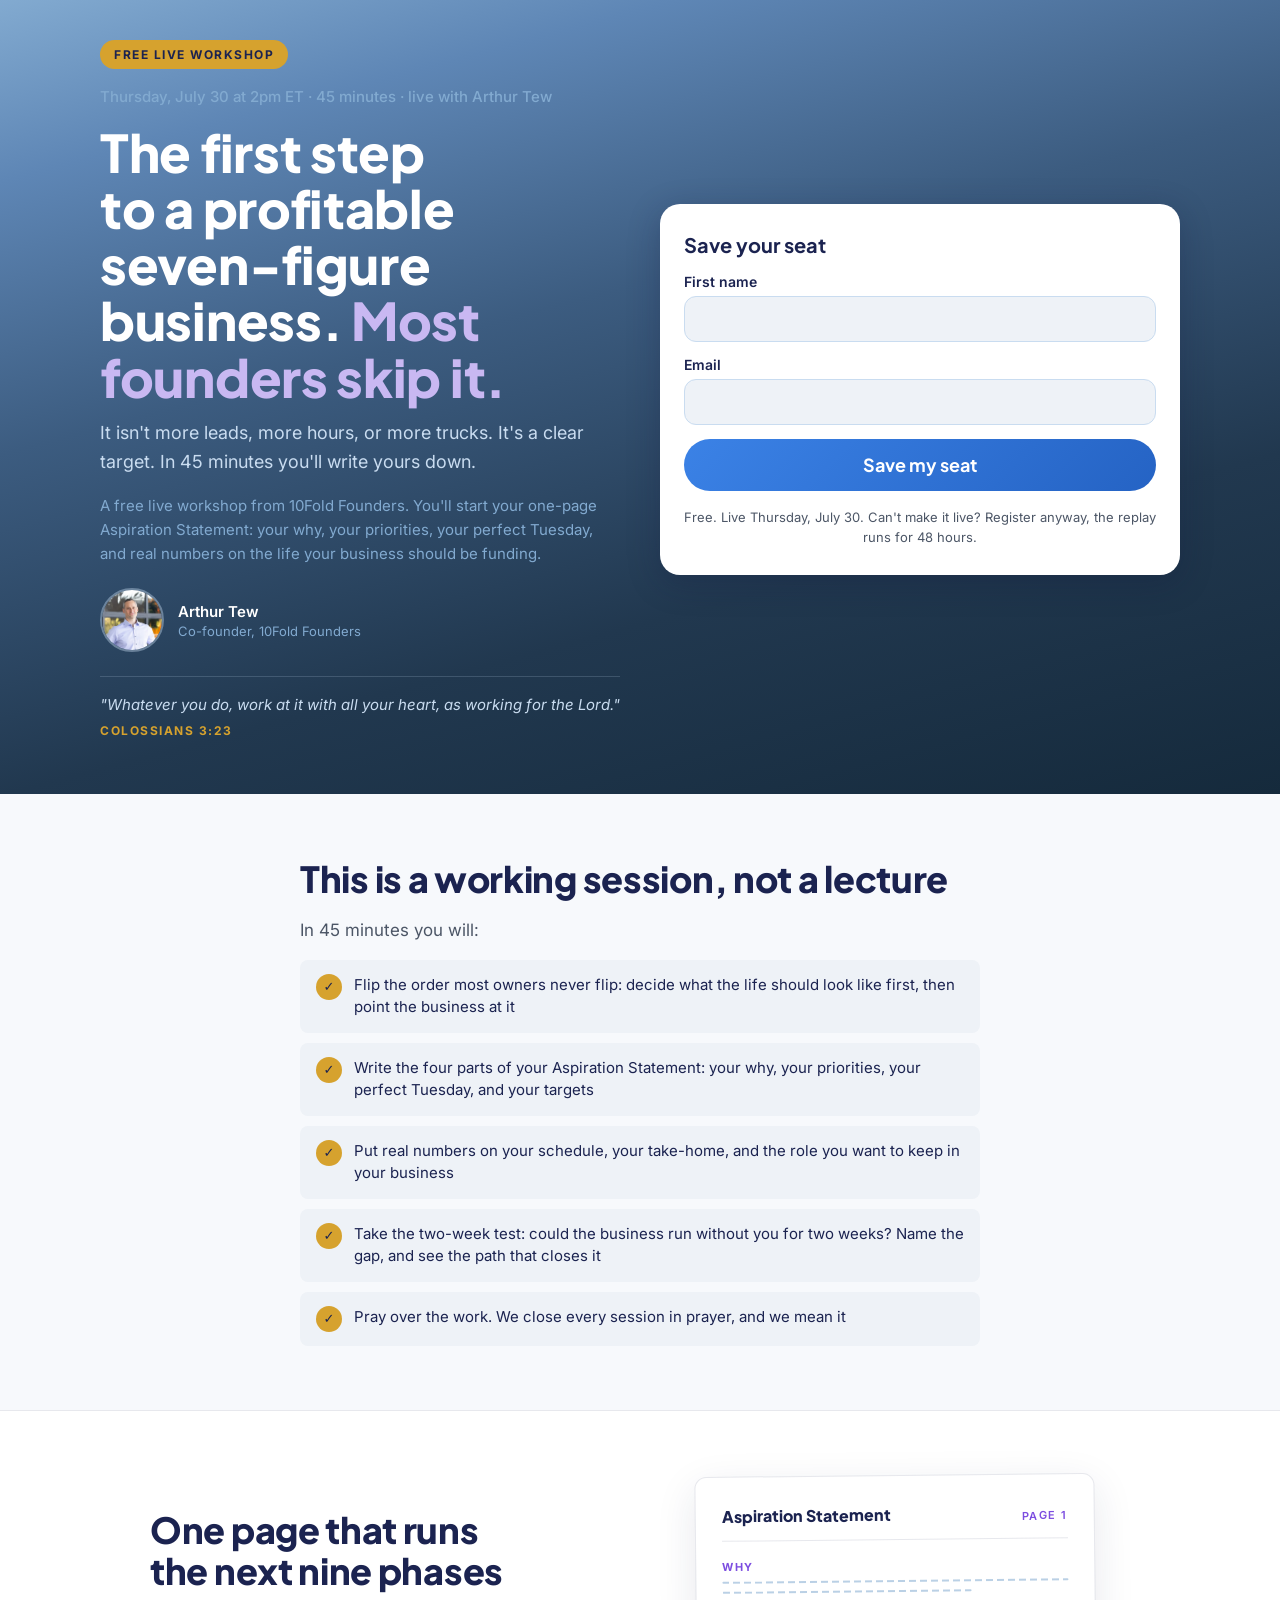
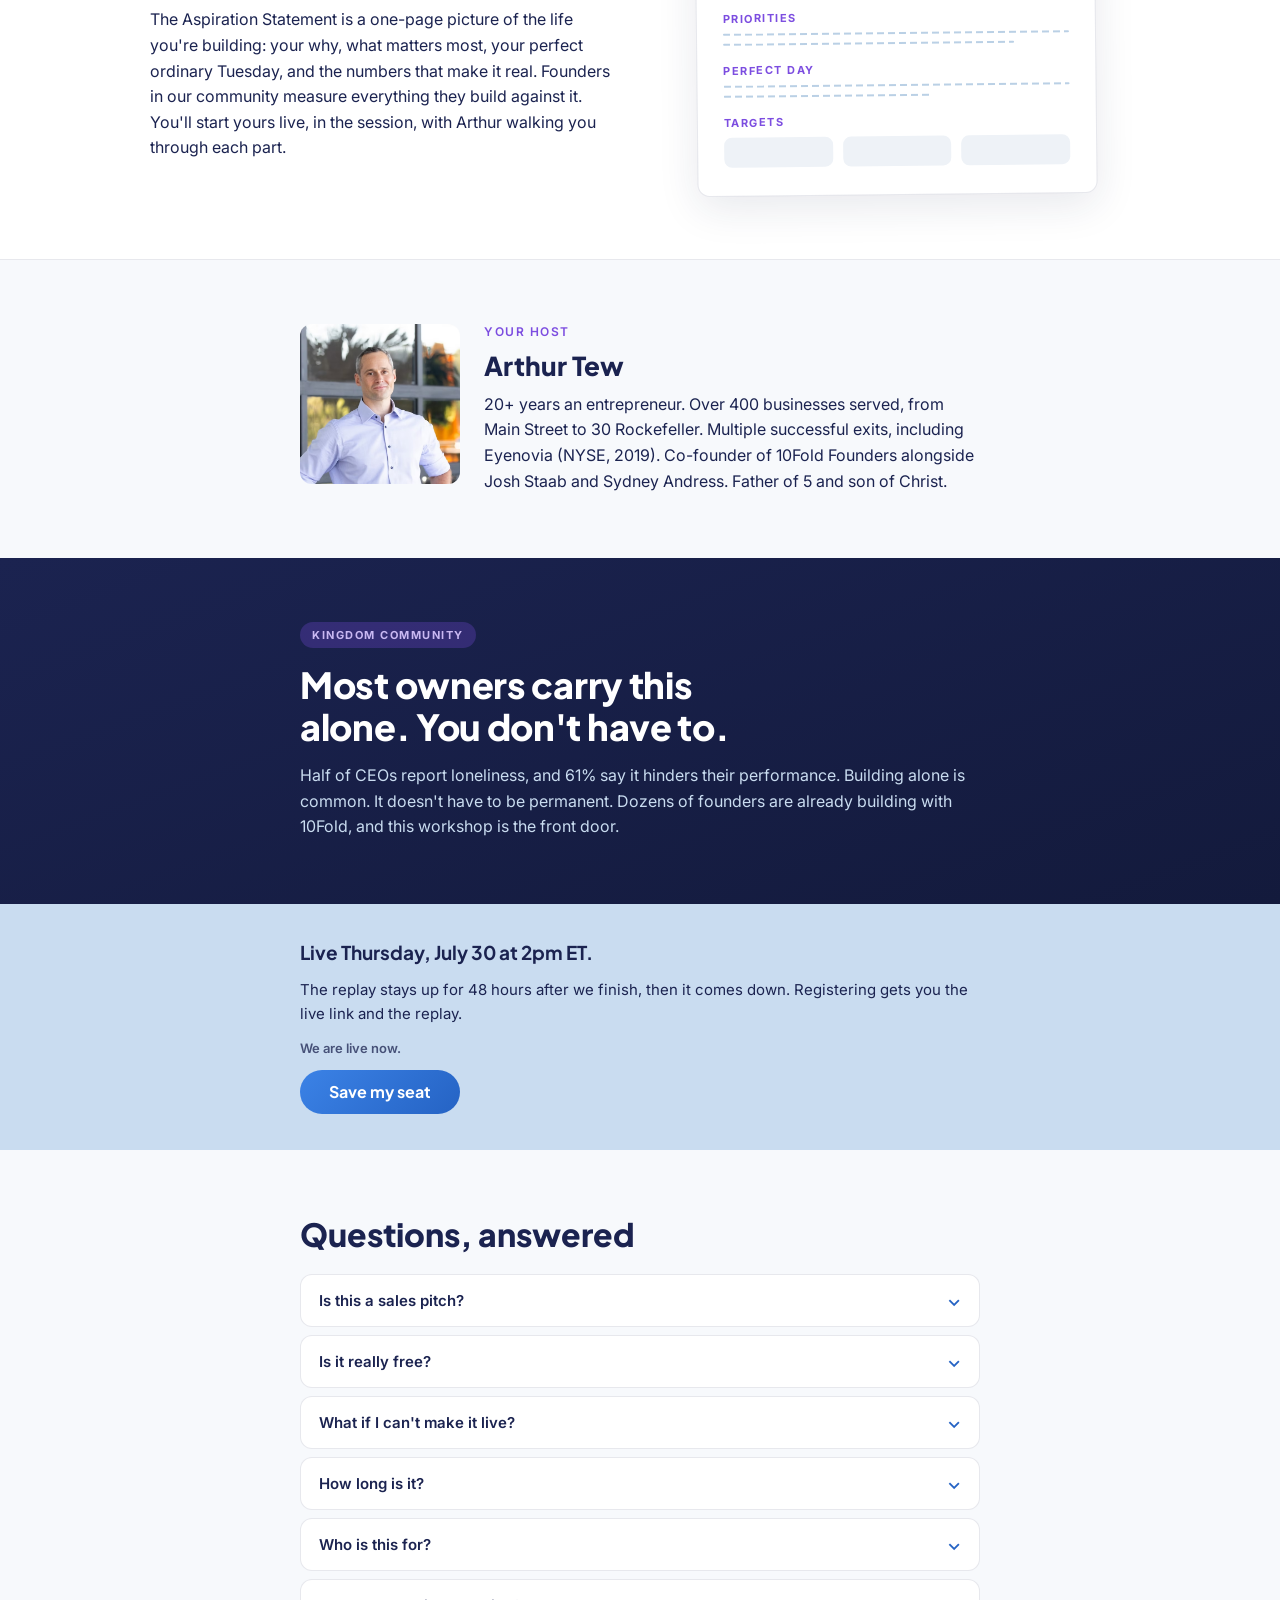
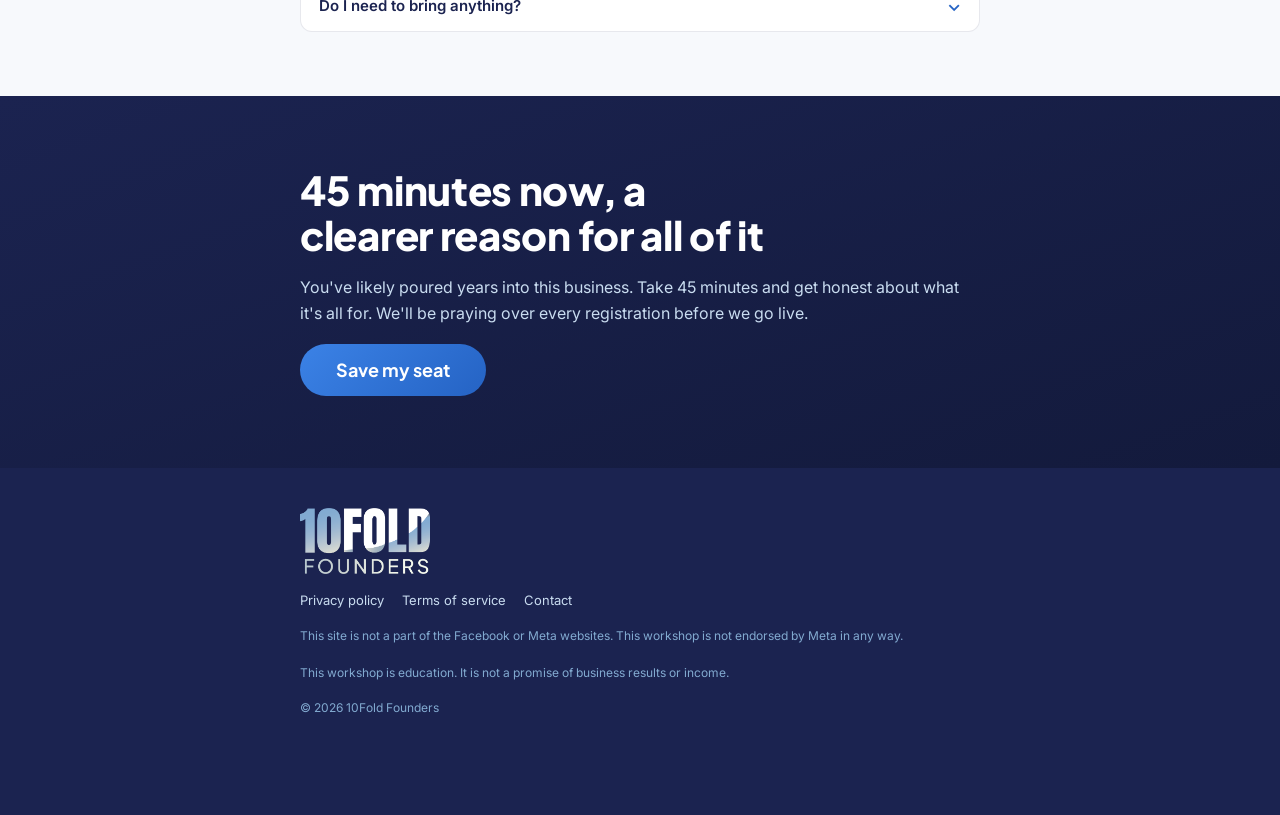
<file: workshop/index.html>
<!DOCTYPE html>
<html lang="en">
<head>
  <meta charset="utf-8">
  <meta name="viewport" content="width=device-width, initial-scale=1">
  <title>Free live workshop from 10Fold Founders: build a business that serves your life</title>
  <meta name="description" content="A free 45-minute live working session with Arthur Tew. Write the first page of a business that runs without running you. Thursday, July 30 at 2pm ET.">
  <meta name="robots" content="noindex">
  <link rel="icon" href="/favicon.ico" sizes="any">
  <link rel="icon" type="image/svg+xml" href="/favicon.svg">
  <link rel="icon" type="image/png" sizes="32x32" href="/favicon-32.png">
  <link rel="apple-touch-icon" href="/apple-touch-icon.png">
  <!-- Meta Pixel Code -->
  <script>
  !function(f,b,e,v,n,t,s)
  {if(f.fbq)return;n=f.fbq=function(){n.callMethod?
  n.callMethod.apply(n,arguments):n.queue.push(arguments)};
  if(!f._fbq)f._fbq=n;n.push=n;n.loaded=!0;n.version='2.0';
  n.queue=[];t=b.createElement(e);t.async=!0;
  t.src=v;s=b.getElementsByTagName(e)[0];
  s.parentNode.insertBefore(t,s)}(window, document,'script',
  'https://connect.facebook.net/en_US/fbevents.js');
  fbq('init', '1513102576856068');
  fbq('track', 'PageView');
  </script>
  <noscript><img height="1" width="1" style="display:none"
  src="https://www.facebook.com/tr?id=1513102576856068&ev=PageView&noscript=1"/></noscript>
  <!-- End Meta Pixel Code -->
  <link rel="preconnect" href="https://fonts.googleapis.com">
  <link rel="preconnect" href="https://fonts.gstatic.com" crossorigin>
  <link rel="stylesheet" href="https://fonts.googleapis.com/css2?family=Inter:wght@400;500;600&family=Plus+Jakarta+Sans:wght@400;500;600;700;800&display=swap">
  <link rel="stylesheet" href="styles.css">
</head>
<body>

<!-- ============ SECTION 1: HERO (Founders mark gradient) ============ -->
<section style="background: var(--tf-gradient-founders); padding: 40px 20px 56px;">
  <div style="max-width: 1080px; margin: 0 auto; display: grid; grid-template-columns: repeat(auto-fit, minmax(320px, 1fr)); gap: 40px; align-items: center;">

    <div style="display: flex; flex-direction: column; gap: 18px;">
      <div style="display: flex; align-items: center; gap: 12px; flex-wrap: wrap;">
        <span style="display: inline-flex; align-items: center; background: var(--tf-mustard); color: var(--tf-ink); font-family: var(--tf-font-body); font-weight: 700; font-size: 12px; letter-spacing: 1.5px; text-transform: uppercase; padding: 7px 14px; border-radius: 9999px;">Free live workshop</span>
      </div>
      <p style="margin: 0; color: var(--tf-steel); font-size: 15px; font-weight: 500;">Thursday, July 30 at 2pm ET&nbsp;·&nbsp;45 minutes&nbsp;·&nbsp;live with Arthur Tew</p>

      <!-- VARIANT A (faith): ?a=faith -->
      <div class="hero-variant" data-variant="faith" hidden style="display: flex; flex-direction: column; gap: 14px;">
        <h1 style="margin: 0; font-family: var(--tf-font-headline); font-weight: 800; font-size: clamp(34px, 5.4vw, 52px); line-height: 1.08; letter-spacing: -0.3px; color: var(--tf-white); text-wrap: balance;">What is God building through your business?</h1>
        <p style="margin: 0; color: var(--tf-sky); font-size: 18px; line-height: 1.6;">Take 45 minutes and put words to it. You'll leave with the first page of it written down.</p>
      </div>

      <!-- VARIANT B (profit): ?a=profit, the default -->
      <div class="hero-variant" data-variant="profit" hidden style="display: flex; flex-direction: column; gap: 14px;">
        <h1 style="margin: 0; font-family: var(--tf-font-headline); font-weight: 800; font-size: clamp(34px, 5.4vw, 52px); line-height: 1.08; letter-spacing: -0.3px; color: var(--tf-white); text-wrap: balance;">The first step to a profitable seven-figure business. <span style="color: #C9B8F2;">Most founders skip it.</span></h1>
        <p style="margin: 0; color: var(--tf-sky); font-size: 18px; line-height: 1.6;">It isn't more leads, more hours, or more trucks. It's a clear target. In 45 minutes you'll write yours down.</p>
      </div>

      <!-- VARIANT C (time): ?a=time -->
      <div class="hero-variant" data-variant="time" hidden style="display: flex; flex-direction: column; gap: 14px;">
        <h1 style="margin: 0; font-family: var(--tf-font-headline); font-weight: 800; font-size: clamp(34px, 5.4vw, 52px); line-height: 1.08; letter-spacing: -0.3px; color: var(--tf-white); text-wrap: balance;">Build a thriving business, not an all-consuming job.</h1>
        <p style="margin: 0; color: var(--tf-sky); font-size: 18px; line-height: 1.6;">If the business would stop the day you stopped, this workshop is where that starts to change. 45 minutes, live.</p>
      </div>

      <p style="margin: 0; color: var(--tf-steel); font-size: 15px; line-height: 1.6;">A free live workshop from 10Fold Founders. You'll start your one-page Aspiration Statement: your why, your priorities, your perfect Tuesday, and real numbers on the life your business should be funding.</p>

      <!-- HERO IMAGE: Arthur headshot, matches ad creative. Real photo only, no stock. -->
      <div style="display: flex; align-items: center; gap: 14px; margin-top: 4px;">
        <img src="uploads/headshot-1784030965763.avif" alt="Arthur Tew" width="64" height="64" style="width: 64px; height: 64px; border-radius: 50%; object-fit: cover; object-position: top; border: 2px solid rgba(201,220,240,0.4);">
        <div style="display: flex; flex-direction: column; gap: 2px;">
          <span style="color: var(--tf-white); font-weight: 600; font-size: 15px;">Arthur Tew</span>
          <span style="color: var(--tf-steel); font-size: 13px;">Co-founder, 10Fold Founders</span>
        </div>
      </div>

      <div style="border-top: 1px solid rgba(201,220,240,0.18); padding-top: 16px; margin-top: 6px; display: flex; flex-direction: column; gap: 6px;">
        <p style="margin: 0; color: var(--tf-sky); font-size: 15px; line-height: 1.6; font-style: italic;">"Whatever you do, work at it with all your heart, as working for the Lord."</p>
        <span style="color: var(--tf-mustard); font-size: 12px; font-weight: 700; letter-spacing: 1.5px; text-transform: uppercase;">Colossians 3:23</span>
      </div>
    </div>

    <!-- ============ SECTION 2: REGISTRATION FORM ============ -->
    <div id="register" style="background: var(--tf-white); border-radius: 20px; padding: 28px 24px; box-shadow: 0 8px 32px rgba(19,26,60,0.28); display: flex; flex-direction: column; gap: 16px; animation: tfFadeUp 0.4s cubic-bezier(0.4,0,0.2,1);">
      <h2 style="margin: 0; font-family: var(--tf-font-headline); font-weight: 700; font-size: 20px; color: var(--tf-ink);">Save your seat</h2>
      <!-- On submit, posts the lead to GoHighLevel, then redirects to thanks.html -->
      <form id="register-form" novalidate style="display: flex; flex-direction: column; gap: 14px;">
        <div class="field" data-field="first_name">
          <label for="first_name">First name</label>
          <input id="first_name" name="first_name" autocomplete="given-name" required>
          <span class="hint" hidden></span>
        </div>
        <div class="field" data-field="email">
          <label for="email">Email</label>
          <input id="email" name="email" type="email" autocomplete="email" required>
          <span class="hint" hidden></span>
        </div>
        <button type="submit" class="btn btn--lg btn--full">Save my seat</button>
      </form>
      <p style="margin: 0; text-align: center; font-size: 13px; line-height: 1.55; color: var(--tf-slate);">Free. Live Thursday, July 30. Can't make it live? Register anyway, the replay runs for 48 hours.</p>
    </div>
  </div>
</section>

<!-- ============ SECTION 3: WHAT YOU'LL DO ============ -->
<section style="background: var(--tf-canvas); padding: 64px 20px;">
  <div style="max-width: 680px; margin: 0 auto; display: flex; flex-direction: column; gap: 20px;">
    <h2 style="margin: 0; font-family: var(--tf-font-headline); font-weight: 800; font-size: clamp(26px, 4vw, 36px); line-height: 1.15; letter-spacing: -0.3px; color: var(--tf-ink); text-wrap: balance;">This is a working session, not a lecture</h2>
    <p style="margin: 0; font-size: 17px; color: var(--tf-slate);">In 45 minutes you will:</p>
    <ul class="checklist">
      <li><span class="mark" aria-hidden="true">✓</span><span>Flip the order most owners never flip: decide what the life should look like first, then point the business at it</span></li>
      <li><span class="mark" aria-hidden="true">✓</span><span>Write the four parts of your Aspiration Statement: your why, your priorities, your perfect Tuesday, and your targets</span></li>
      <li><span class="mark" aria-hidden="true">✓</span><span>Put real numbers on your schedule, your take-home, and the role you want to keep in your business</span></li>
      <li><span class="mark" aria-hidden="true">✓</span><span>Take the two-week test: could the business run without you for two weeks? Name the gap, and see the path that closes it</span></li>
      <li><span class="mark" aria-hidden="true">✓</span><span>Pray over the work. We close every session in prayer, and we mean it</span></li>
    </ul>
  </div>
</section>

<!-- ============ SECTION 4: WHAT YOU LEAVE WITH ============ -->
<section style="background: var(--tf-white); padding: 64px 20px; border-top: 1px solid var(--border-hairline); border-bottom: 1px solid var(--border-hairline);">
  <div style="max-width: 980px; margin: 0 auto; display: grid; grid-template-columns: repeat(auto-fit, minmax(300px, 1fr)); gap: 44px; align-items: center;">
    <div style="display: flex; flex-direction: column; gap: 16px;">
      <h2 style="margin: 0; font-family: var(--tf-font-headline); font-weight: 800; font-size: clamp(26px, 4vw, 36px); line-height: 1.15; letter-spacing: -0.3px; color: var(--tf-ink); text-wrap: balance;">One page that runs the next nine phases</h2>
      <p style="margin: 0; font-size: 16px; line-height: 1.6; color: var(--tf-ink);">The Aspiration Statement is a one-page picture of the life you're building: your why, what matters most, your perfect ordinary Tuesday, and the numbers that make it real. Founders in our community measure everything they build against it. You'll start yours live, in the session, with Arthur walking you through each part.</p>
    </div>

    <!-- The page's one hero graphic: styled Aspiration Statement card -->
    <div aria-hidden="true" style="background: var(--tf-white); border: 1px solid var(--border-hairline); border-radius: 12px; box-shadow: 0 12px 40px rgba(27,35,80,0.10); padding: 28px 26px; max-width: 400px; margin: 0 auto; width: 100%; box-sizing: border-box; transform: rotate(-0.6deg);">
      <div style="display: flex; align-items: baseline; justify-content: space-between; gap: 12px; border-bottom: 1px solid var(--border-hairline); padding-bottom: 14px; margin-bottom: 18px;">
        <span style="font-family: var(--tf-font-headline); font-weight: 800; font-size: 16px; color: var(--tf-ink);">Aspiration Statement</span>
        <span style="font-size: 11px; font-weight: 600; letter-spacing: 1.5px; text-transform: uppercase; color: var(--tf-purple);">Page 1</span>
      </div>
      <div style="display: flex; flex-direction: column; gap: 18px;">
        <div style="display: flex; flex-direction: column; gap: 8px;">
          <span style="font-size: 11px; font-weight: 700; letter-spacing: 1.5px; text-transform: uppercase; color: var(--tf-purple);">Why</span>
          <div style="height: 2px; background: repeating-linear-gradient(90deg, var(--tf-steel) 0 7px, transparent 7px 11px); opacity: 0.55; border-radius: 2px;"></div>
          <div style="height: 2px; width: 72%; background: repeating-linear-gradient(90deg, var(--tf-steel) 0 7px, transparent 7px 11px); opacity: 0.55; border-radius: 2px;"></div>
        </div>
        <div style="display: flex; flex-direction: column; gap: 8px;">
          <span style="font-size: 11px; font-weight: 700; letter-spacing: 1.5px; text-transform: uppercase; color: var(--tf-purple);">Priorities</span>
          <div style="height: 2px; background: repeating-linear-gradient(90deg, var(--tf-steel) 0 7px, transparent 7px 11px); opacity: 0.55; border-radius: 2px;"></div>
          <div style="height: 2px; width: 84%; background: repeating-linear-gradient(90deg, var(--tf-steel) 0 7px, transparent 7px 11px); opacity: 0.55; border-radius: 2px;"></div>
        </div>
        <div style="display: flex; flex-direction: column; gap: 8px;">
          <span style="font-size: 11px; font-weight: 700; letter-spacing: 1.5px; text-transform: uppercase; color: var(--tf-purple);">Perfect day</span>
          <div style="height: 2px; background: repeating-linear-gradient(90deg, var(--tf-steel) 0 7px, transparent 7px 11px); opacity: 0.55; border-radius: 2px;"></div>
          <div style="height: 2px; width: 60%; background: repeating-linear-gradient(90deg, var(--tf-steel) 0 7px, transparent 7px 11px); opacity: 0.55; border-radius: 2px;"></div>
        </div>
        <div style="display: flex; flex-direction: column; gap: 8px;">
          <span style="font-size: 11px; font-weight: 700; letter-spacing: 1.5px; text-transform: uppercase; color: var(--tf-purple);">Targets</span>
          <div style="display: flex; gap: 10px;">
            <div style="flex: 1; height: 30px; background: var(--tf-cloud); border-radius: 8px;"></div>
            <div style="flex: 1; height: 30px; background: var(--tf-cloud); border-radius: 8px;"></div>
            <div style="flex: 1; height: 30px; background: var(--tf-cloud); border-radius: 8px;"></div>
          </div>
        </div>
      </div>
    </div>
  </div>
</section>

<!-- ============ SECTION 5: YOUR HOST ============ -->
<section style="background: var(--tf-canvas); padding: 64px 20px;">
  <div style="max-width: 680px; margin: 0 auto; display: flex; gap: 24px; align-items: flex-start; flex-wrap: wrap;">
    <img src="uploads/headshot-1784030965763.avif" alt="Arthur Tew" width="160" height="160" style="width: 160px; height: 160px; border-radius: 12px; object-fit: cover; object-position: top; flex: none;">
    <div style="flex: 1; min-width: 260px; display: flex; flex-direction: column; gap: 10px;">
      <span style="font-size: 12px; font-weight: 600; letter-spacing: 1.5px; text-transform: uppercase; color: var(--tf-purple);">Your host</span>
      <h2 style="margin: 0; font-family: var(--tf-font-headline); font-weight: 800; font-size: 26px; color: var(--tf-ink);">Arthur Tew</h2>
      <p style="margin: 0; font-size: 16px; line-height: 1.6; color: var(--tf-ink);">20+ years an entrepreneur. Over 400 businesses served, from Main Street to 30 Rockefeller. Multiple successful exits, including Eyenovia (NYSE, 2019). Co-founder of 10Fold Founders alongside Josh Staab and Sydney Andress. Father of 5 and son of Christ.</p>
    </div>
  </div>
</section>

<!-- ============ SECTION 6: NOT BUILDING ALONE (dark ink) ============ -->
<section style="background: var(--tf-gradient-dark); padding: 64px 20px;">
  <div style="max-width: 680px; margin: 0 auto; display: flex; flex-direction: column; gap: 16px;">
    <span style="align-self: flex-start; background: rgba(124,77,224,0.28); color: #C9B8F2; font-size: 11px; font-weight: 700; letter-spacing: 1.5px; text-transform: uppercase; padding: 6px 12px; border-radius: 9999px;">Kingdom community</span>
    <h2 style="margin: 0; font-family: var(--tf-font-headline); font-weight: 800; font-size: clamp(26px, 4vw, 36px); line-height: 1.15; letter-spacing: -0.3px; color: var(--tf-white); text-wrap: balance;">Most owners carry this alone. You don't have to.</h2>
    <p style="margin: 0; font-size: 16px; line-height: 1.6; color: var(--tf-sky);">Half of CEOs report loneliness, and 61% say it hinders their performance. Building alone is common. It doesn't have to be permanent. Dozens of founders are already building with 10Fold, and this workshop is the front door.</p>
  </div>
</section>

<!-- ============ SECTION 7: URGENCY STRIP (sky wash) ============ -->
<section style="background: var(--tf-sky); padding: 36px 20px;">
  <div style="max-width: 680px; margin: 0 auto; display: flex; flex-direction: column; gap: 14px; align-items: flex-start;">
    <p style="margin: 0; font-family: var(--tf-font-headline); font-weight: 700; font-size: 19px; color: var(--tf-ink);">Live Thursday, July 30 at 2pm ET.</p>
    <p style="margin: 0; font-size: 15px; line-height: 1.6; color: var(--tf-ink);">The replay stays up for 48 hours after we finish, then it comes down. Registering gets you the live link and the replay.</p>
    <p id="countdown" style="margin: 0; font-size: 13px; font-weight: 600; color: var(--tf-ink); opacity: 0.75;"></p>
    <button type="button" class="btn js-scroll-to-form" style="min-width: 160px;">Save my seat</button>
  </div>
</section>

<!-- ============ SECTION 8: FAQ ============ -->
<section style="background: var(--tf-canvas); padding: 64px 20px;">
  <div style="max-width: 680px; margin: 0 auto; display: flex; flex-direction: column; gap: 20px;">
    <h2 style="margin: 0; font-family: var(--tf-font-headline); font-weight: 800; font-size: clamp(24px, 4vw, 32px); color: var(--tf-ink);">Questions, answered</h2>
    <div id="faq-list" style="display: flex; flex-direction: column; gap: 8px;"></div>
  </div>
</section>

<!-- ============ SECTION 9: FINAL CALL (dark ink) ============ -->
<section style="background: var(--tf-gradient-dark); padding: 72px 20px;">
  <div style="max-width: 680px; margin: 0 auto; display: flex; flex-direction: column; gap: 18px; align-items: flex-start;">
    <h2 style="margin: 0; font-family: var(--tf-font-headline); font-weight: 800; font-size: clamp(28px, 4.5vw, 40px); line-height: 1.12; letter-spacing: -0.3px; color: var(--tf-white); text-wrap: balance;">45 minutes now, a clearer reason for all of it</h2>
    <p style="margin: 0; font-size: 16px; line-height: 1.6; color: var(--tf-sky);">You've likely poured years into this business. Take 45 minutes and get honest about what it's all for. We'll be praying over every registration before we go live.</p>
    <button type="button" class="btn btn--lg js-scroll-to-form" style="min-width: 180px;">Save my seat</button>
  </div>
</section>

<!-- ============ SECTION 10: COMPLIANCE FOOTER ============ -->
<footer style="background: var(--tf-ink); padding: 40px 20px 100px;">
  <div style="max-width: 680px; margin: 0 auto; display: flex; flex-direction: column; gap: 18px;">
    <img src="assets/10FoldFounders-dark-white.png" alt="10Fold Founders" style="width: 130px; height: auto;">
    <div style="display: flex; gap: 18px; flex-wrap: wrap; font-size: 13px;">
      <a href="#" style="color: var(--tf-sky);">Privacy policy</a>
      <a href="#" style="color: var(--tf-sky);">Terms of service</a>
      <a href="#" style="color: var(--tf-sky);">Contact</a>
    </div>
    <p style="margin: 0; font-size: 12px; line-height: 1.6; color: var(--tf-steel);">This site is not a part of the Facebook or Meta websites. This workshop is not endorsed by Meta in any way.</p>
    <p style="margin: 0; font-size: 12px; line-height: 1.6; color: var(--tf-steel);">This workshop is education. It is not a promise of business results or income.</p>
    <p style="margin: 0; font-size: 12px; color: var(--tf-steel);">© 2026 10Fold Founders</p>
  </div>
</footer>

<!-- ============ STICKY MOBILE CTA BAR ============ -->
<div id="sticky-cta" hidden style="position: fixed; bottom: 0; left: 0; right: 0; z-index: 50; background: var(--tf-white); border-top: 1px solid var(--border-hairline); box-shadow: 0 -4px 16px rgba(27,35,80,0.08); padding: 10px 16px; display: flex; align-items: center; justify-content: space-between; gap: 12px; animation: tfFadeUp 0.2s cubic-bezier(0.4,0,0.2,1);">
  <span style="font-size: 13px; font-weight: 600; color: var(--tf-ink); line-height: 1.3;">Free live workshop&nbsp;·&nbsp;Thu July 30, 2pm ET</span>
  <button type="button" class="btn btn--sm js-scroll-to-form" style="min-width: 130px;">Save my seat</button>
</div>

<script>
(function () {
  'use strict';

  /* ---------- Headline variant: ?a=faith|profit|time (default profit) ---------- */
  var params = new URLSearchParams(window.location.search);
  var p = params.get('a');
  var variant = (p === 'faith' || p === 'profit' || p === 'time') ? p : 'profit';
  document.documentElement.setAttribute('data-variant', variant);
  var heroes = document.querySelectorAll('.hero-variant');
  for (var i = 0; i < heroes.length; i++) {
    heroes[i].hidden = heroes[i].getAttribute('data-variant') !== variant;
  }

  /* ---------- Countdown to live start (Thu Jul 30, 2026, 2pm ET) ---------- */
  var liveStart = new Date('2026-07-30T14:00:00-04:00').getTime();
  var countdownEl = document.getElementById('countdown');
  function countdownText() {
    var ms = liveStart - Date.now();
    if (ms <= 0) return 'We are live now.';
    var mins = Math.floor(ms / 60000);
    var d = Math.floor(mins / 1440);
    var h = Math.floor((mins % 1440) / 60);
    var m = mins % 60;
    return 'Live in ' + d + (d === 1 ? ' day, ' : ' days, ') +
      h + (h === 1 ? ' hour, ' : ' hours, ') +
      m + (m === 1 ? ' minute' : ' minutes');
  }
  function renderCountdown() { countdownEl.textContent = countdownText(); }
  renderCountdown();
  setInterval(renderCountdown, 60000);

  /* ---------- FAQ accordion ---------- */
  var faqs = [
    { q: 'Is this a sales pitch?', a: "It's a working session. You'll spend the time writing your own Aspiration Statement, not watching slides about us. At the very end we'll take two minutes to tell you about the 10Fold Founders community. That's it." },
    { q: 'Is it really free?', a: 'Yes. Name and email get you in. No card, nothing to buy to participate.' },
    { q: "What if I can't make it live?", a: 'Register anyway. Everyone registered gets the replay link, and it stays live for 48 hours.' },
    { q: 'How long is it?', a: '45 minutes. We start on time and we end on time. However, we sometimes have a little extra window for a short Q&A.' },
    { q: 'Who is this for?', a: "Founders and owners. Industries include: Trades, Professional Services, Home Services, Local and Main St. Businesses. Faith is explicit here: we close in prayer and we talk plainly about stewardship. If that's not for you, no hard feelings, this just isn't your room." },
    { q: 'Do I need to bring anything?', a: "Something to write with. That's it. We'll put everything on screen." }
  ];
  var faqList = document.getElementById('faq-list');
  var openFaq = -1;
  faqs.forEach(function (faq, idx) {
    var item = document.createElement('div');
    item.style.cssText = 'background: var(--tf-white); border: 1px solid var(--border-hairline); border-radius: 12px; overflow: hidden;';

    var btn = document.createElement('button');
    btn.type = 'button';
    btn.setAttribute('aria-expanded', 'false');
    btn.style.cssText = 'display: flex; align-items: center; justify-content: space-between; gap: 12px; width: 100%; text-align: left; background: none; border: none; cursor: pointer; padding: 16px 18px; font-family: var(--tf-font-body); font-weight: 600; font-size: 15px; color: var(--tf-ink);';

    var q = document.createElement('span');
    q.textContent = faq.q;
    var chevron = document.createElement('span');
    chevron.textContent = '⌄';
    chevron.style.cssText = 'flex: none; font-size: 18px; line-height: 1; color: var(--tf-azure-strong); transition: transform 200ms cubic-bezier(0.4,0,0.2,1);';
    btn.appendChild(q);
    btn.appendChild(chevron);

    var answer = document.createElement('p');
    answer.textContent = faq.a;
    answer.hidden = true;
    answer.style.cssText = 'margin: 0; padding: 0 18px 16px; font-size: 15px; line-height: 1.6; color: var(--tf-slate);';

    btn.addEventListener('click', function () {
      openFaq = (openFaq === idx) ? -1 : idx;
      var panels = faqList.querySelectorAll('[data-faq-panel]');
      var buttons = faqList.querySelectorAll('[data-faq-btn]');
      var chevrons = faqList.querySelectorAll('[data-faq-chevron]');
      for (var j = 0; j < panels.length; j++) {
        var isOpen = (openFaq === j);
        panels[j].hidden = !isOpen;
        buttons[j].setAttribute('aria-expanded', isOpen ? 'true' : 'false');
        chevrons[j].style.transform = isOpen ? 'rotate(180deg)' : 'none';
        if (isOpen) panels[j].style.animation = 'tfFadeUp 0.2s cubic-bezier(0.4,0,0.2,1)';
      }
    });

    btn.setAttribute('data-faq-btn', '');
    chevron.setAttribute('data-faq-chevron', '');
    answer.setAttribute('data-faq-panel', '');

    item.appendChild(btn);
    item.appendChild(answer);
    faqList.appendChild(item);
  });

  /* ---------- Scroll to form + focus first field ---------- */
  function scrollToForm() {
    var el = document.getElementById('register');
    if (!el) return;
    var top = el.getBoundingClientRect().top + window.scrollY - 16;
    window.scrollTo({ top: top, behavior: 'smooth' });
    var first = el.querySelector('input');
    if (first) setTimeout(function () { first.focus({ preventScroll: true }); }, 450);
  }
  var scrollBtns = document.querySelectorAll('.js-scroll-to-form');
  for (var s = 0; s < scrollBtns.length; s++) {
    scrollBtns[s].addEventListener('click', scrollToForm);
  }

  /* ---------- Sticky CTA bar: show once the form scrolls out of view ---------- */
  var sticky = document.getElementById('sticky-cta');
  var formEl = document.getElementById('register');
  if ('IntersectionObserver' in window && formEl) {
    var observer = new IntersectionObserver(function (entries) {
      sticky.hidden = entries[0].isIntersecting;
    }, { threshold: 0 });
    observer.observe(formEl);
  }

  /* ---------- Form validation + redirect ---------- */
  var form = document.getElementById('register-form');
  function setError(fieldName, message) {
    var field = form.querySelector('[data-field="' + fieldName + '"]');
    var hint = field.querySelector('.hint');
    if (message) {
      field.classList.add('is-error');
      hint.textContent = message;
      hint.hidden = false;
    } else {
      field.classList.remove('is-error');
    }
  }
  // Clear an error as soon as the field is edited.
  ['first_name', 'email'].forEach(function (name) {
    form.querySelector('#' + name).addEventListener('input', function () {
      var field = form.querySelector('[data-field="' + name + '"]');
      if (field.classList.contains('is-error')) {
        field.classList.remove('is-error');
        var hint = field.querySelector('.hint');
        hint.hidden = true;
      }
    });
  });

  var WEBHOOK_URL = 'https://services.leadconnectorhq.com/hooks/1k8sTp5oODpHDFWpyIL6/webhook-trigger/cb831e45-c208-4848-8c2e-f3fb8b9eaa95';
  var submitBtn = form.querySelector('button[type="submit"]');

  form.addEventListener('submit', function (e) {
    e.preventDefault();
    var firstName = form.first_name.value.trim();
    var email = form.email.value.trim();

    var ok = true;
    if (!firstName) { setError('first_name', 'Add your first name'); ok = false; }
    if (!/^\S+@\S+\.\S+$/.test(email)) { setError('email', 'Add a valid email'); ok = false; }
    if (!ok) return;

    submitBtn.disabled = true;
    submitBtn.textContent = 'Saving your seat…';

    // Send the lead to GoHighLevel. no-cors + urlencoded avoids a CORS preflight
    // the webhook won't answer, and keepalive lets the POST finish through the
    // redirect. The submit is the conversion, so we always continue to thanks.html.
    var body = 'first_name=' + encodeURIComponent(firstName) + '&email=' + encodeURIComponent(email);
    try {
      fetch(WEBHOOK_URL, {
        method: 'POST',
        mode: 'no-cors',
        headers: { 'Content-Type': 'application/x-www-form-urlencoded' },
        body: body,
        keepalive: true
      });
    } catch (err) {}
    window.location.href = 'thanks.html';
  });
})();
</script>
</body>
</html>
</file>
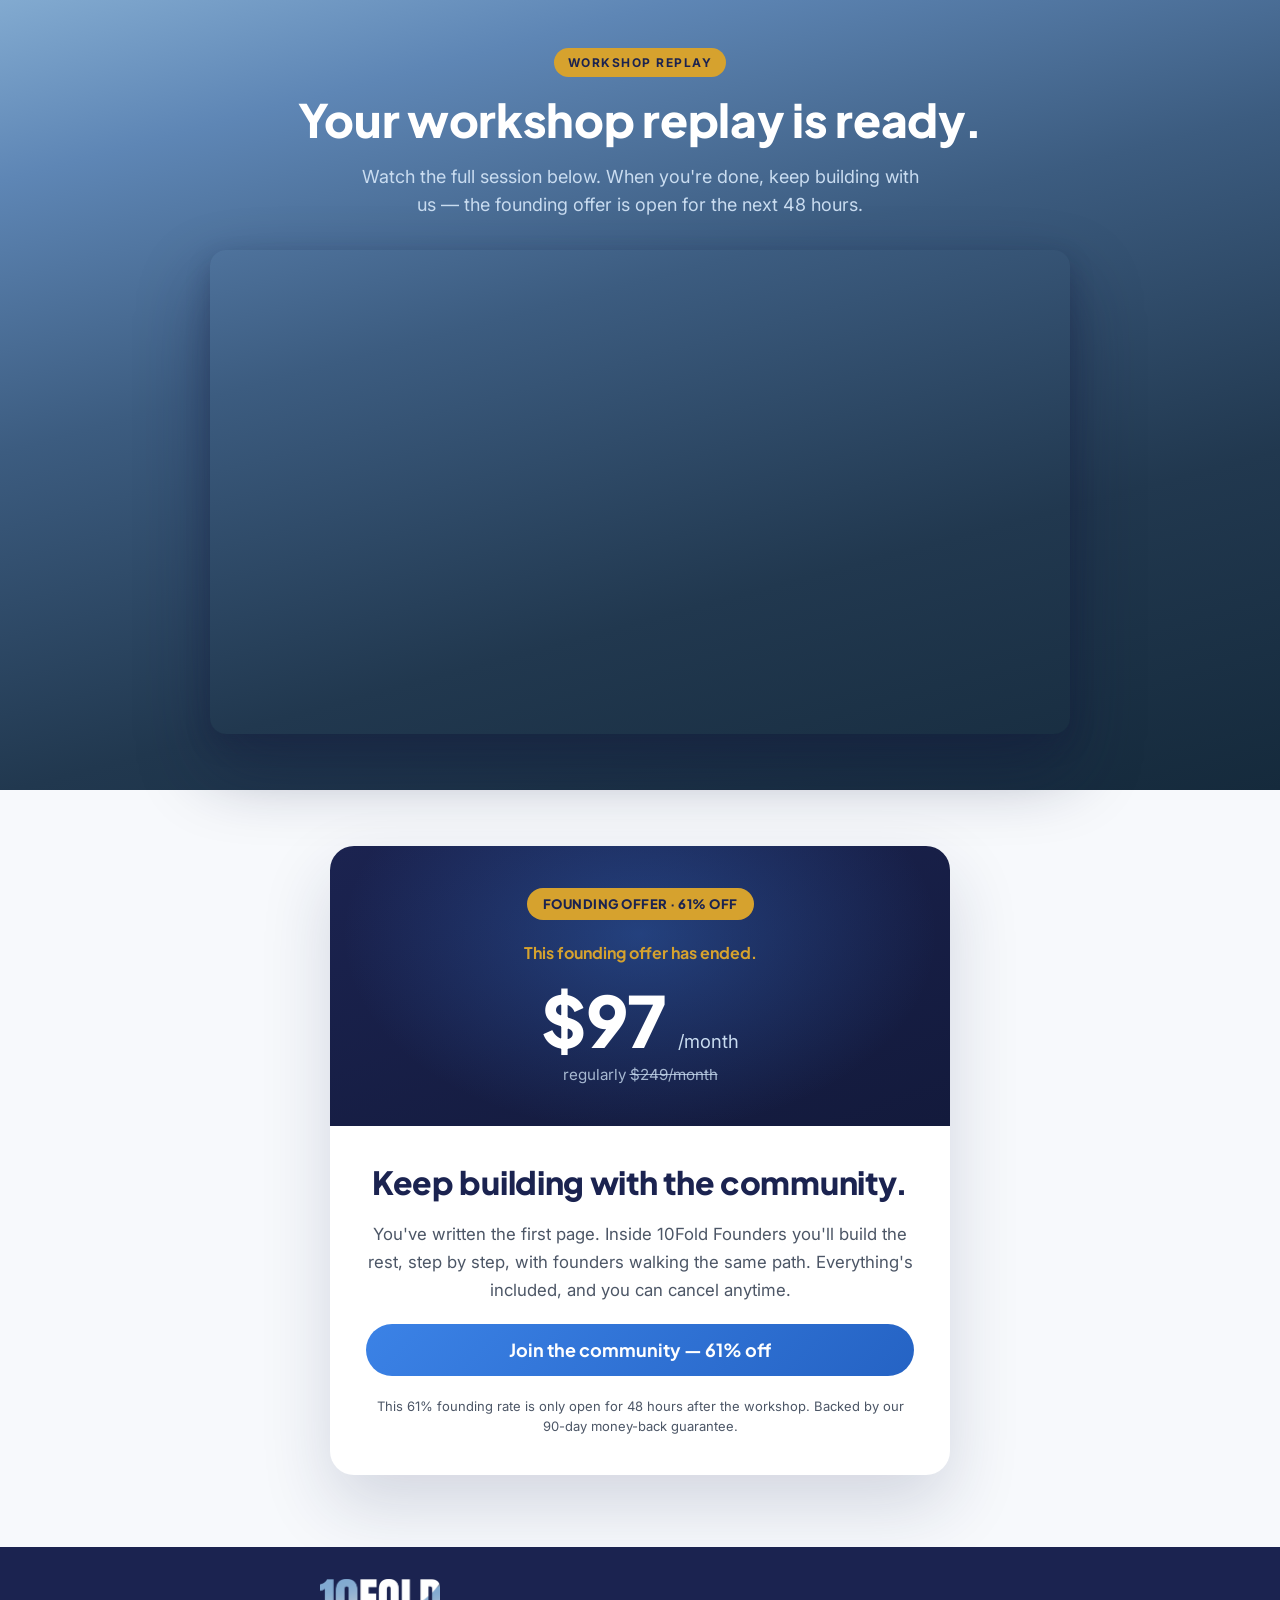
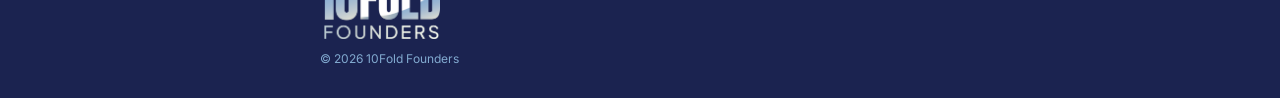
<file: workshop/replay.html>
<!DOCTYPE html>
<html lang="en">
<head>
  <meta charset="utf-8">
  <meta name="viewport" content="width=device-width, initial-scale=1">
  <title>Your workshop replay — 10Fold Founders</title>
  <meta name="description" content="Watch the 10Fold Founders workshop replay, then join the community at 61% off for the next 48 hours.">
  <meta name="robots" content="noindex">
  <link rel="icon" href="/favicon.ico" sizes="any">
  <link rel="icon" type="image/svg+xml" href="/favicon.svg">
  <link rel="icon" type="image/png" sizes="32x32" href="/favicon-32.png">
  <link rel="apple-touch-icon" href="/apple-touch-icon.png">
  <!-- Meta Pixel Code -->
  <script>
  !function(f,b,e,v,n,t,s)
  {if(f.fbq)return;n=f.fbq=function(){n.callMethod?
  n.callMethod.apply(n,arguments):n.queue.push(arguments)};
  if(!f._fbq)f._fbq=n;n.push=n;n.loaded=!0;n.version='2.0';
  n.queue=[];t=b.createElement(e);t.async=!0;
  t.src=v;s=b.getElementsByTagName(e)[0];
  s.parentNode.insertBefore(t,s)}(window, document,'script',
  'https://connect.facebook.net/en_US/fbevents.js');
  fbq('init', '1513102576856068');
  fbq('track', 'PageView');
  </script>
  <noscript><img height="1" width="1" style="display:none"
  src="https://www.facebook.com/tr?id=1513102576856068&ev=PageView&noscript=1"/></noscript>
  <!-- End Meta Pixel Code -->
  <link rel="preconnect" href="https://fonts.googleapis.com">
  <link rel="preconnect" href="https://fonts.gstatic.com" crossorigin>
  <link rel="stylesheet" href="https://fonts.googleapis.com/css2?family=Inter:wght@400;500;600&family=Plus+Jakarta+Sans:wght@400;500;600;700;800&display=swap">
  <link rel="stylesheet" href="styles.css">
  <style>
    .cd-label { margin: 0; font-family: var(--tf-font-body); font-size: 11px; letter-spacing: 1.5px; text-transform: uppercase; color: rgba(201,220,240,0.75); }
    .cd-boxes { display: flex; justify-content: center; gap: 10px; margin-top: 10px; }
    .cd-box { display: flex; flex-direction: column; align-items: center; gap: 4px; min-width: 60px; padding: 10px 8px; background: rgba(201,220,240,0.12); border: 1px solid rgba(201,220,240,0.18); border-radius: 12px; }
    .cd-num { font-family: var(--tf-font-headline); font-weight: 800; font-size: 1.7rem; line-height: 1; color: var(--tf-white); font-variant-numeric: tabular-nums; }
    .cd-unit { font-family: var(--tf-font-body); font-size: 10px; letter-spacing: 1px; text-transform: uppercase; color: rgba(201,220,240,0.75); }
  </style>
</head>
<body>

<!-- ============ HERO + REPLAY VIDEO ============ -->
<section style="background: var(--tf-gradient-founders); padding: 48px 20px 56px;">
  <div style="max-width: 900px; margin: 0 auto; display: flex; flex-direction: column; align-items: center; gap: 18px; text-align: center;">
    <span style="display: inline-flex; align-items: center; background: var(--tf-mustard); color: var(--tf-ink); font-family: var(--tf-font-body); font-weight: 700; font-size: 12px; letter-spacing: 1.5px; text-transform: uppercase; padding: 7px 14px; border-radius: 9999px;">Workshop replay</span>
    <h1 style="margin: 0; font-family: var(--tf-font-headline); font-weight: 800; font-size: clamp(30px, 5vw, 46px); line-height: 1.08; letter-spacing: -0.3px; color: var(--tf-white); text-wrap: balance;">Your workshop replay is ready.</h1>
    <p style="margin: 0; color: var(--tf-sky); font-size: clamp(16px, 2vw, 18px); line-height: 1.6; max-width: 52ch;">Watch the full session below. When you're done, keep building with us — the founding offer is open for the next 48 hours.</p>

    <!-- Vidalytics replay embed -->
    <div style="width: 100%; max-width: 860px; margin: 12px auto 0; border-radius: 16px; overflow: hidden; box-shadow: 0 34px 70px rgba(19,26,60,0.42), 0 10px 24px rgba(19,26,60,0.24);">
      <div id="vidalytics_embed_r7QKN0L3Hz5SsW9L" style="width: 100%; position:relative; padding-top: 56.25%;"></div>
      <script type="text/javascript">
      (function (v, i, d, a, l, y, t, c, s) {
          y='_'+d.toLowerCase();c=d+'L';if(!v[d]){v[d]={};}if(!v[c]){v[c]={};}if(!v[y]){v[y]={};}var vl='Loader',vli=v[y][vl],vsl=v[c][vl + 'Script'],vlf=v[c][vl + 'Loaded'],ve='Embed';
          if (!vsl){vsl=function(u,cb){
              if(t){cb();return;}s=i.createElement("script");s.type="text/javascript";s.async=1;s.src=u;
              if(s.readyState){s.onreadystatechange=function(){if(s.readyState==="loaded"||s.readyState=="complete"){s.onreadystatechange=null;vlf=1;cb();}};}else{s.onload=function(){vlf=1;cb();};}
              i.getElementsByTagName("head")[0].appendChild(s);
          };}
          vsl(l+'loader.min.js',function(){if(!vli){var vlc=v[c][vl];vli=new vlc();}vli.loadScript(l+'player.min.js',function(){var vec=v[d][ve];t=new vec();t.run(a);});});
      })(window, document, 'Vidalytics', 'vidalytics_embed_r7QKN0L3Hz5SsW9L', 'https://fast.vidalytics.com/embeds/kK1OKtCk/r7QKN0L3Hz5SsW9L/');
      </script>
    </div>
  </div>
</section>

<!-- ============ OFFER / CALL TO ACTION ============ -->
<section style="padding: 56px 20px 72px;">
  <div style="max-width: 620px; margin: 0 auto;">
    <div style="background: var(--tf-white); border-radius: 24px; box-shadow: 0 30px 70px rgba(27,35,80,0.16); overflow: hidden;">
      <!-- offer header (dark stage) -->
      <div style="position: relative; background: var(--tf-gradient-dark); padding: clamp(30px, 4vw, 42px) 32px; text-align: center; overflow: hidden;">
        <div style="position: absolute; top: -40%; left: 50%; transform: translateX(-50%); width: 600px; max-width: 130%; height: 400px; background: radial-gradient(ellipse at center, rgba(59,130,230,0.34), transparent 70%); pointer-events: none;"></div>
        <div style="position: relative;">
          <span style="display: inline-flex; align-items: center; gap: 8px; background: var(--tf-mustard); color: var(--tf-ink); font-family: var(--tf-font-headline); font-weight: 800; font-size: 13px; letter-spacing: 0.5px; text-transform: uppercase; padding: 8px 16px; border-radius: 100px;">Founding offer &middot; 61% off</span>

          <!-- Live countdown to a fixed deadline: 3:00pm ET Sat Aug 1, 2026 -->
          <div id="offer-countdown" style="margin-top: 22px;" aria-live="off">
            <p class="cd-label">Offer ends in</p>
            <div class="cd-boxes">
              <div class="cd-box"><span class="cd-num" id="cd-h">48</span><span class="cd-unit">hrs</span></div>
              <div class="cd-box"><span class="cd-num" id="cd-m">00</span><span class="cd-unit">min</span></div>
              <div class="cd-box"><span class="cd-num" id="cd-s">00</span><span class="cd-unit">sec</span></div>
            </div>
          </div>
          <p id="offer-ended" hidden style="margin: 22px 0 0; font-family: var(--tf-font-headline); font-weight: 700; font-size: 1rem; color: var(--tf-mustard);">This founding offer has ended.</p>

          <div style="display: flex; align-items: baseline; justify-content: center; gap: 12px; flex-wrap: wrap; margin-top: 22px;">
            <span style="font-family: var(--tf-font-headline); font-weight: 800; color: var(--tf-white); font-size: clamp(3.2rem, 9vw, 4.4rem); line-height: 1; letter-spacing: -1.5px;">$97</span>
            <span style="font-family: var(--tf-font-body); font-size: 1.15rem; color: #C9DCF0;">/month</span>
          </div>
          <p style="font-family: var(--tf-font-body); font-size: 0.95rem; color: rgba(201,220,240,0.8); margin: 10px 0 0;">regularly <s>$249/month</s></p>
        </div>
      </div>
      <!-- offer body -->
      <div style="padding: clamp(28px, 4vw, 38px) clamp(24px, 4vw, 36px); text-align: center; display: flex; flex-direction: column; gap: 20px;">
        <h2 style="margin: 0; font-family: var(--tf-font-headline); font-weight: 800; color: var(--tf-ink); font-size: clamp(1.5rem, 3.2vw, 2rem); line-height: 1.15; letter-spacing: -0.3px; text-wrap: balance;">Keep building with the community.</h2>
        <p style="margin: 0; font-family: var(--tf-font-body); font-size: 1.05rem; line-height: 1.65; color: var(--tf-slate);">You've written the first page. Inside 10Fold Founders you'll build the rest, step by step, with founders walking the same path. Everything's included, and you can cancel anytime.</p>
        <a href="https://www.skool.com/10foldfounders" target="_blank" rel="noopener" class="btn btn--lg btn--full">Join the community — 61% off</a>
        <p style="margin: 0; font-family: var(--tf-font-body); font-size: 13px; line-height: 1.55; color: var(--tf-slate);">This 61% founding rate is only open for 48 hours after the workshop. Backed by our 90-day money-back guarantee.</p>
      </div>
    </div>
  </div>
</section>

<!-- Minimal footer, no links -->
<footer style="background: var(--tf-ink); padding: 32px 20px;">
  <div style="max-width: 640px; margin: 0 auto; display: flex; flex-direction: column; gap: 12px;">
    <img src="assets/10FoldFounders-dark-white.png" alt="10Fold Founders" style="width: 120px; height: auto;">
    <p style="margin: 0; font-size: 12px; color: var(--tf-steel);">&copy; 2026 10Fold Founders</p>
  </div>
</footer>

<script>
(function () {
  'use strict';
  // Fixed 48-hour window: started 3:00pm ET Thu Jul 30, ends 3:00pm ET Sat Aug 1, 2026.
  var deadline = new Date('2026-08-01T15:00:00-04:00').getTime();

  var wrap = document.getElementById('offer-countdown');
  var ended = document.getElementById('offer-ended');
  var elH = document.getElementById('cd-h');
  var elM = document.getElementById('cd-m');
  var elS = document.getElementById('cd-s');
  function pad(n) { return (n < 10 ? '0' : '') + n; }

  var timer;
  function tick() {
    var ms = deadline - Date.now();
    if (ms <= 0) {
      if (wrap) wrap.hidden = true;
      if (ended) ended.hidden = false;
      if (timer) clearInterval(timer);
      return;
    }
    var s = Math.floor(ms / 1000);
    var h = Math.floor(s / 3600); s -= h * 3600;
    var m = Math.floor(s / 60); s -= m * 60;
    elH.textContent = pad(h);
    elM.textContent = pad(m);
    elS.textContent = pad(s);
  }
  tick();
  timer = setInterval(tick, 1000);
})();
</script>

</body>
</html>
</file>
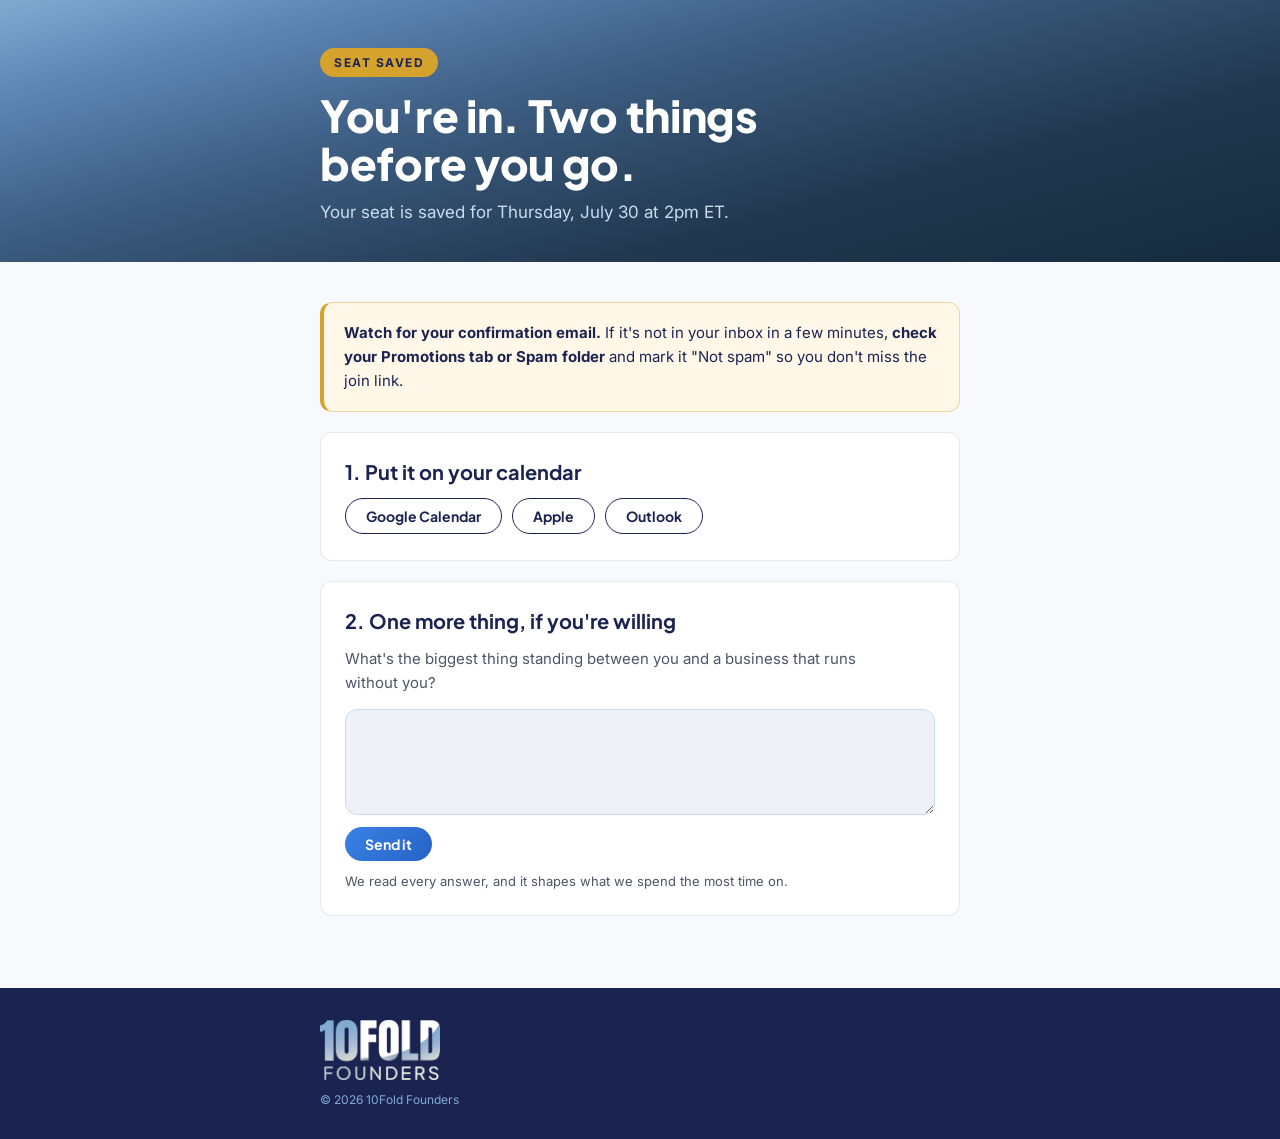
<file: workshop/thanks.html>
<!DOCTYPE html>
<html lang="en">
<head>
  <meta charset="utf-8">
  <meta name="viewport" content="width=device-width, initial-scale=1">
  <title>You're in. Two things before you go.</title>
  <meta name="robots" content="noindex">
  <link rel="icon" href="/favicon.ico" sizes="any">
  <link rel="icon" type="image/svg+xml" href="/favicon.svg">
  <link rel="icon" type="image/png" sizes="32x32" href="/favicon-32.png">
  <link rel="apple-touch-icon" href="/apple-touch-icon.png">
  <!-- Meta Pixel Code -->
  <script>
  !function(f,b,e,v,n,t,s)
  {if(f.fbq)return;n=f.fbq=function(){n.callMethod?
  n.callMethod.apply(n,arguments):n.queue.push(arguments)};
  if(!f._fbq)f._fbq=n;n.push=n;n.loaded=!0;n.version='2.0';
  n.queue=[];t=b.createElement(e);t.async=!0;
  t.src=v;s=b.getElementsByTagName(e)[0];
  s.parentNode.insertBefore(t,s)}(window, document,'script',
  'https://connect.facebook.net/en_US/fbevents.js');
  fbq('init', '1513102576856068');
  fbq('track', 'PageView');
  fbq('track', 'Lead');
  </script>
  <noscript><img height="1" width="1" style="display:none"
  src="https://www.facebook.com/tr?id=1513102576856068&ev=PageView&noscript=1"/></noscript>
  <noscript><img height="1" width="1" style="display:none"
  src="https://www.facebook.com/tr?id=1513102576856068&ev=Lead&noscript=1"/></noscript>
  <!-- End Meta Pixel Code -->
  <link rel="preconnect" href="https://fonts.googleapis.com">
  <link rel="preconnect" href="https://fonts.gstatic.com" crossorigin>
  <link rel="stylesheet" href="https://fonts.googleapis.com/css2?family=Inter:wght@400;500;600&family=Plus+Jakarta+Sans:wght@400;500;600;700;800&display=swap">
  <link rel="stylesheet" href="styles.css">
</head>
<body>

<!-- HERO -->
<section style="background: var(--tf-gradient-founders); padding: 48px 20px 40px;">
  <div style="max-width: 640px; margin: 0 auto; display: flex; flex-direction: column; gap: 14px;">
    <span style="align-self: flex-start; background: var(--tf-mustard); color: var(--tf-ink); font-weight: 700; font-size: 12px; letter-spacing: 1.5px; text-transform: uppercase; padding: 7px 14px; border-radius: 9999px;">Seat saved</span>
    <h1 style="margin: 0; font-family: var(--tf-font-headline); font-weight: 800; font-size: clamp(30px, 5vw, 44px); line-height: 1.1; letter-spacing: -0.3px; color: var(--tf-white); text-wrap: balance;">You're in. Two things before you go.</h1>
    <p style="margin: 0; font-size: 17px; color: var(--tf-sky);">Your seat is saved for Thursday, July 30 at 2pm ET.</p>
  </div>
</section>

<section style="padding: 40px 20px 72px;">
  <div style="max-width: 640px; margin: 0 auto; display: flex; flex-direction: column; gap: 20px;">

    <!-- Email deliverability notice -->
    <div style="background: #FFF8E8; border: 1px solid rgba(214,162,46,0.4); border-left: 4px solid var(--tf-mustard); border-radius: 12px; padding: 18px 20px;">
      <p style="margin: 0; font-size: 15px; line-height: 1.6; color: var(--tf-ink);"><strong>Watch for your confirmation email.</strong> If it's not in your inbox in a few minutes, <strong>check your Promotions tab or Spam folder</strong> and mark it "Not spam" so you don't miss the join link.</p>
    </div>

    <!-- BLOCK 1: calendar -->
    <div style="background: var(--tf-white); border: 1px solid var(--border-hairline); border-radius: 12px; padding: 26px 24px; display: flex; flex-direction: column; gap: 14px; animation: tfFadeUp 0.3s cubic-bezier(0.4,0,0.2,1);">
      <h2 style="margin: 0; font-family: var(--tf-font-headline); font-weight: 700; font-size: 20px; color: var(--tf-ink);">1. Put it on your calendar</h2>
      <div style="display: flex; gap: 10px; flex-wrap: wrap;">
        <button type="button" class="btn btn--sm btn--outline" id="cal-google">Google Calendar</button>
        <button type="button" class="btn btn--sm btn--outline" id="cal-apple">Apple</button>
        <button type="button" class="btn btn--sm btn--outline" id="cal-outlook">Outlook</button>
      </div>
    </div>

    <!-- BLOCK 2: one question -->
    <div style="background: var(--tf-white); border: 1px solid var(--border-hairline); border-radius: 12px; padding: 26px 24px; display: flex; flex-direction: column; gap: 14px; animation: tfFadeUp 0.4s cubic-bezier(0.4,0,0.2,1);">
      <h2 style="margin: 0; font-family: var(--tf-font-headline); font-weight: 700; font-size: 20px; color: var(--tf-ink);">2. One more thing, if you're willing</h2>
      <p style="margin: 0; font-size: 15px; line-height: 1.6; color: var(--tf-slate);">What's the biggest thing standing between you and a business that runs without you?</p>
      <p id="answer-sent" hidden style="margin: 0; font-size: 15px; font-weight: 600; color: var(--state-success);">Thank you. We read every answer, and it shapes what we spend the most time on.</p>
      <form id="answer-form" novalidate style="display: flex; flex-direction: column; gap: 12px;">
        <div class="field">
          <textarea name="answer" rows="4" style="resize: vertical;"></textarea>
        </div>
        <div>
          <button type="submit" class="btn btn--sm">Send it</button>
        </div>
        <p style="margin: 0; font-size: 13px; color: var(--tf-slate);">We read every answer, and it shapes what we spend the most time on.</p>
      </form>
    </div>

  </div>
</section>

<!-- Minimal footer, no links -->
<footer style="background: var(--tf-ink); padding: 32px 20px;">
  <div style="max-width: 640px; margin: 0 auto; display: flex; flex-direction: column; gap: 12px;">
    <img src="assets/10FoldFounders-dark-white.png" alt="10Fold Founders" style="width: 120px; height: auto;">
    <p style="margin: 0; font-size: 12px; color: var(--tf-steel);">© 2026 10Fold Founders</p>
  </div>
</footer>

<script>
(function () {
  'use strict';

  /* Event details for the add-to-calendar buttons (Google + .ics). */
  var event = {
    title: '10Fold Founders workshop',
    startUtc: '20260730T180000Z', // Jul 30, 2026, 2pm ET
    endUtc: '20260730T184500Z',
    description: 'Free live 45-minute working session with Arthur Tew. Join on Zoom: https://zoom.us/j/91321888725',
    location: 'https://zoom.us/j/91321888725'
  };

  function googleUrl() {
    return 'https://calendar.google.com/calendar/render?action=TEMPLATE' +
      '&text=' + encodeURIComponent(event.title) +
      '&dates=' + event.startUtc + '/' + event.endUtc +
      '&details=' + encodeURIComponent(event.description) +
      '&location=' + encodeURIComponent(event.location);
  }
  function downloadIcs() {
    var ics = ['BEGIN:VCALENDAR', 'VERSION:2.0', 'PRODID:-//10Fold Founders//Workshop//EN',
      'BEGIN:VEVENT', 'UID:workshop-' + event.startUtc + '@10foldfounders.com',
      'DTSTAMP:' + event.startUtc, 'DTSTART:' + event.startUtc, 'DTEND:' + event.endUtc,
      'SUMMARY:' + event.title, 'DESCRIPTION:' + event.description, 'LOCATION:' + event.location,
      'END:VEVENT', 'END:VCALENDAR'].join('\r\n');
    var url = URL.createObjectURL(new Blob([ics], { type: 'text/calendar' }));
    var a = document.createElement('a');
    a.href = url;
    a.download = '10fold-founders-workshop.ics';
    a.click();
    URL.revokeObjectURL(url);
  }

  document.getElementById('cal-google').addEventListener('click', function () {
    window.open(googleUrl(), '_blank');
  });
  document.getElementById('cal-apple').addEventListener('click', downloadIcs);
  document.getElementById('cal-outlook').addEventListener('click', downloadIcs);

  /* One-question submit */
  var answerForm = document.getElementById('answer-form');
  answerForm.addEventListener('submit', function (e) {
    e.preventDefault();
    if (!answerForm.answer.value.trim()) return;
    // FORM ACTION: posts to the same GHL contact, endpoint TBD
    answerForm.hidden = true;
    document.getElementById('answer-sent').hidden = false;
  });
})();
</script>
</body>
</html>
</file>
<file: workshop/styles.css>
/* ============================================================
 * 10Fold Founders — Workshop landing page
 * Standalone implementation of Workshop.dc.html
 * Design tokens are the v2 (indigo-led) palette from the
 * 10Fold Founders design system.
 * ============================================================ */

:root {
  /* Blues */
  --tf-sky:          #C9DCF0;
  --tf-steel:        #82AAD0;
  --tf-azure:        #3B82E6;
  --tf-azure-strong: #2563C4;
  --tf-ink:          #1B2350;

  /* Accents */
  --tf-purple:  #7C4DE0;
  --tf-mustard: #D6A22E;

  /* Cool neutrals */
  --tf-canvas: #F7F9FC;
  --tf-cloud:  #EEF2F7;
  --tf-slate:  #4C5666;
  --tf-white:  #FFFFFF;

  /* Gradients */
  --tf-gradient-cta:      linear-gradient(135deg, #3B82E6 0%, #2563C4 100%);
  --tf-gradient-founders: linear-gradient(165deg, #82AAD0 0%, #5E86B5 16%, #3C5C80 40%, #21384F 70%, #152A3C 100%);
  --tf-gradient-warm:     linear-gradient(135deg, #D6A22E 0%, #C08A1E 100%);
  --tf-gradient-dark:     linear-gradient(160deg, #1B2350 0%, #131A3C 100%);

  /* Lines + feedback */
  --border-hairline: rgba(27, 35, 80, 0.10);
  --state-success:   #1F8A5B;
  --state-danger:    #C0413B;

  /* Type */
  --tf-font-headline: 'Plus Jakarta Sans', system-ui, -apple-system, sans-serif;
  --tf-font-body:     'Inter', system-ui, -apple-system, sans-serif;

  /* Radii + motion */
  --tf-radius-sm:   8px;
  --tf-radius-card: 12px;
  --tf-radius-lg:   20px;
  --tf-ease:        cubic-bezier(0.4, 0, 0.2, 1);
  --tf-dur:         200ms;
}

/* ============ Base ============ */
html { scroll-behavior: smooth; }
* { box-sizing: border-box; }
body {
  margin: 0;
  background: var(--tf-canvas);
  color: var(--tf-ink);
  font-family: var(--tf-font-body);
  -webkit-font-smoothing: antialiased;
  text-rendering: optimizeLegibility;
}
input, textarea { box-sizing: border-box; }
a { color: var(--tf-azure-strong); text-decoration: none; }
a:hover { color: var(--tf-azure); }

/* The hidden attribute must win over inline display values (variants, sticky bar, etc.) */
[hidden] { display: none !important; }

@keyframes tfFadeUp {
  from { opacity: 0; transform: translateY(8px); }
  to   { opacity: 1; transform: translateY(0); }
}

@media (prefers-reduced-motion: reduce) {
  html { scroll-behavior: auto; }
  * { animation: none !important; transition: none !important; }
}

/* ============ Layout helpers ============ */
.tf-col { display: flex; flex-direction: column; }

/* ============ Button (design-system Button) ============ */
.btn {
  display: inline-flex;
  align-items: center;
  justify-content: center;
  gap: 8px;
  font-family: var(--tf-font-headline);
  font-weight: 700;
  line-height: 1;
  text-decoration: none;
  border: none;
  border-radius: 100px;
  cursor: pointer;
  white-space: nowrap;
  color: var(--tf-white);
  background: var(--tf-gradient-cta);
  font-size: 16px;
  padding: 14px 28px;
  transition: filter var(--tf-dur) var(--tf-ease), opacity var(--tf-dur) var(--tf-ease);
}
.btn:hover { filter: brightness(1.06); color: var(--tf-white); }
.btn:active { filter: brightness(0.97); }
.btn:focus-visible { outline: 3px solid var(--tf-azure); outline-offset: 2px; }
.btn--sm { font-size: 14px; padding: 10px 20px; }
.btn--lg { font-size: 18px; padding: 17px 36px; }
.btn--full { width: 100%; }
.btn--founders { background: var(--tf-gradient-founders); }
.btn--outline {
  background: transparent;
  color: var(--tf-ink);
  border: 1.5px solid var(--tf-ink);
}
.btn--outline:hover { background: rgba(27,35,80,0.05); color: var(--tf-ink); filter: none; }

/* ============ Input (design-system Input) ============ */
.field { display: flex; flex-direction: column; gap: 6px; font-family: var(--tf-font-body); }
.field label {
  font-size: 14px;
  font-weight: 600;
  color: var(--tf-ink);
}
.field input, .field textarea {
  font-family: var(--tf-font-body);
  font-size: 16px;
  color: var(--tf-ink);
  background: var(--tf-cloud);
  border: 1.5px solid var(--tf-sky);
  border-radius: var(--tf-radius-card);
  padding: 12px 14px;
  outline: none;
  width: 100%;
  transition: border-color var(--tf-dur) var(--tf-ease);
}
.field input::placeholder, .field textarea::placeholder { color: var(--tf-slate); }
.field input:focus, .field textarea:focus { border-color: var(--tf-azure-strong); }
.field .hint { font-size: 12px; color: var(--tf-slate); }
.field.is-error input { border-color: var(--state-danger); }
.field.is-error .hint { color: var(--state-danger); }

/* ============ ChecklistItem (design-system ChecklistItem) ============ */
.checklist { margin: 0; padding: 0; display: flex; flex-direction: column; gap: 10px; }
.checklist li {
  list-style: none;
  background: var(--tf-cloud);
  border-radius: var(--tf-radius-sm);
  padding: 14px 16px;
  display: flex;
  gap: 12px;
  align-items: flex-start;
  font-family: var(--tf-font-body);
  font-size: 15px;
  line-height: 1.5;
  color: var(--tf-ink);
}
.checklist li .mark {
  flex: 0 0 26px;
  width: 26px;
  height: 26px;
  border-radius: 50%;
  background: var(--tf-mustard);
  color: var(--tf-ink);
  font-family: var(--tf-font-headline);
  font-weight: 800;
  font-size: 13px;
  display: inline-flex;
  align-items: center;
  justify-content: center;
}

/* ============ Section rhythm ============ */
section, footer { padding: 64px 20px; }
.eyebrow {
  font-size: 12px;
  font-weight: 700;
  letter-spacing: 1.5px;
  text-transform: uppercase;
}
h1, h2 { text-wrap: balance; }
p { text-wrap: pretty; }
</file>
